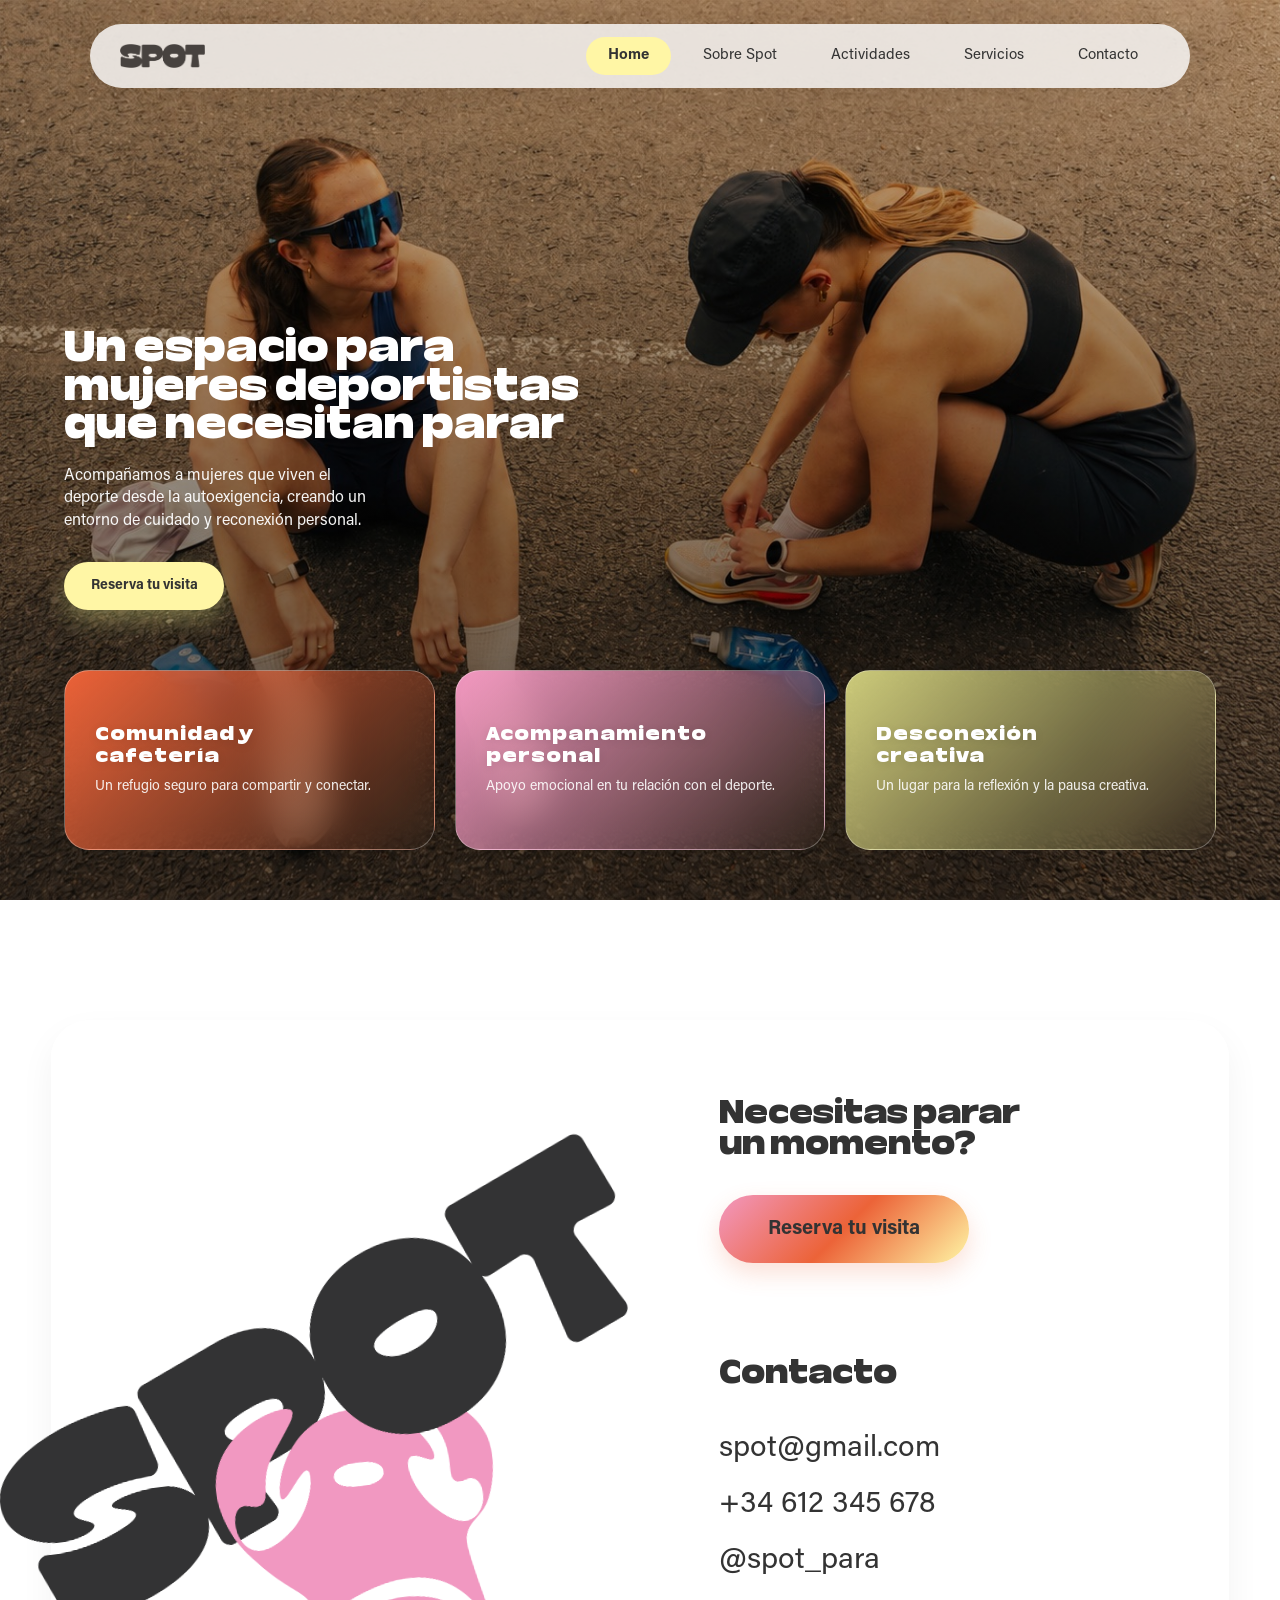
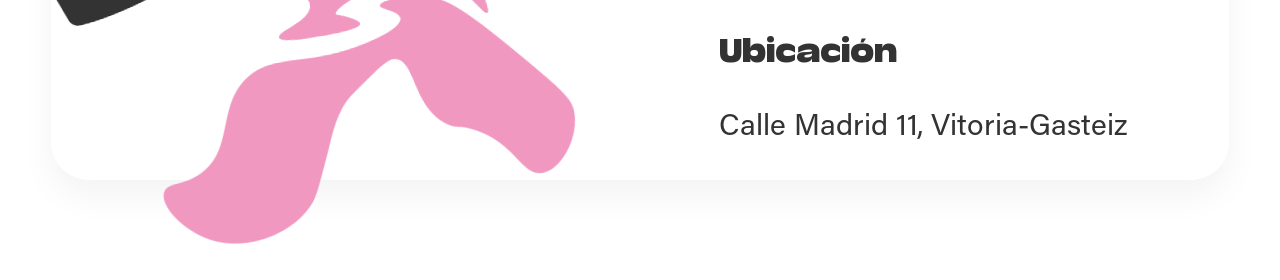
<file: index.html>
<!doctype html>
<html lang="es">
<head>
  <meta charset="UTF-8" />
  <meta name="viewport" content="width=device-width, initial-scale=1.0" />
  <title>Spot | Home</title>
  <link rel="stylesheet" href="CSS/global.css" />
  <link rel="stylesheet" href="CSS/index.css" />
</head>
<body>

  <header class="mobile-header">
    <a href="index.html" class="header-logo">
      <img src="IMG/logo-png.png" alt="Spot" />
    </a>
    <button class="menu-toggle" aria-label="Abrir menú">
      <span></span>
      <span></span>
    </button>
  </header>

  <nav class="mobile-menu">
    <a class="active" href="index.html">Home</a>
    <a href="sobre-spot.html">Sobre Spot</a>
    <a href="actividades.html">Actividades</a>
  <a href="servicios.html">Servicios</a>
    <a href="reserva.html">Contacto</a>
  </nav>
  <div class="menu-overlay"></div>

  <header class="desktop-header">
    <div class="desktop-nav-bar">
      <a href="index.html" class="desktop-logo">
        <img src="IMG/logo-png.png" alt="Spot" />
      </a>
      <nav class="desktop-nav">
        <a class="active" href="index.html">Home</a>
        <a href="sobre-spot.html">Sobre Spot</a>
        <a href="actividades.html">Actividades</a>
        <a href="servicios.html">Servicios</a>
        <a href="reserva.html">Contacto</a>
      </nav>
    </div>
  </header>

  <main>
    <section class="hero-fullscreen">
      <div class="hero-overlay"></div>
      
      <div class="hero-container">
        <div class="hero-content">
          <h1>Un espacio para mujeres deportistas que necesitan parar</h1>
          <p>Acompañamos a mujeres que viven el deporte desde la autoexigencia, creando un entorno de cuidado y reconexión personal.</p>
          <a class="btn" href="reserva.html">Reserva tu visita</a>
        </div>
<div class="benefits-cards">

  <div class="card card-orange">
    <h2>Comunidad y <br> cafetería</h2>
    <p>Un refugio seguro para compartir y conectar.</p>
  </div>

  <div class="card card-pink">
    <h2>Acompanamiento <br> personal</h2>
    <p>Apoyo emocional en tu relación con el deporte.</p>
  </div>

  <div class="card card-yellow">
    <h2>Desconexión <br> creativa</h2>
    <p>Un lugar para la reflexión y la pausa creativa.</p>
  </div>

</div>
        </div>
      </div>
    </section>

    <section id="contacto" class="contact footer-card">
      <div class="footer-top">
        <div class="contact-info">
  <h3>Contacto</h3>
  <p>spot@gmail.com</p>
  <p>+34 612 345 678</p>
  <p>
  <a href="https://www.instagram.com/spot_para?igsh=MXZtbWFzZTVxeHA1dg%3D%3D&utm_source=qr" target="_blank" rel="noopener noreferrer">
    @spot_para
  </a>
</p>
  <br></br>
  <h3>Ubicación</h3>
  <p>Calle Madrid 11, Vitoria-Gasteiz</p>
</div>
        <div class="footer-cta">
          <h2>Necesitas parar<br>un momento?</h2>
          <a class="btn" href="reserva.html">Reserva tu visita</a>
        </div>
      </div>
      <div class="footer-logo">
        <img src="IMG/FOOTER-ROSA.png" alt="Logo Spot" />
      </div>
    </section>
  </main>

  <script src="script.js"></script>
</body>
</html>
</file>
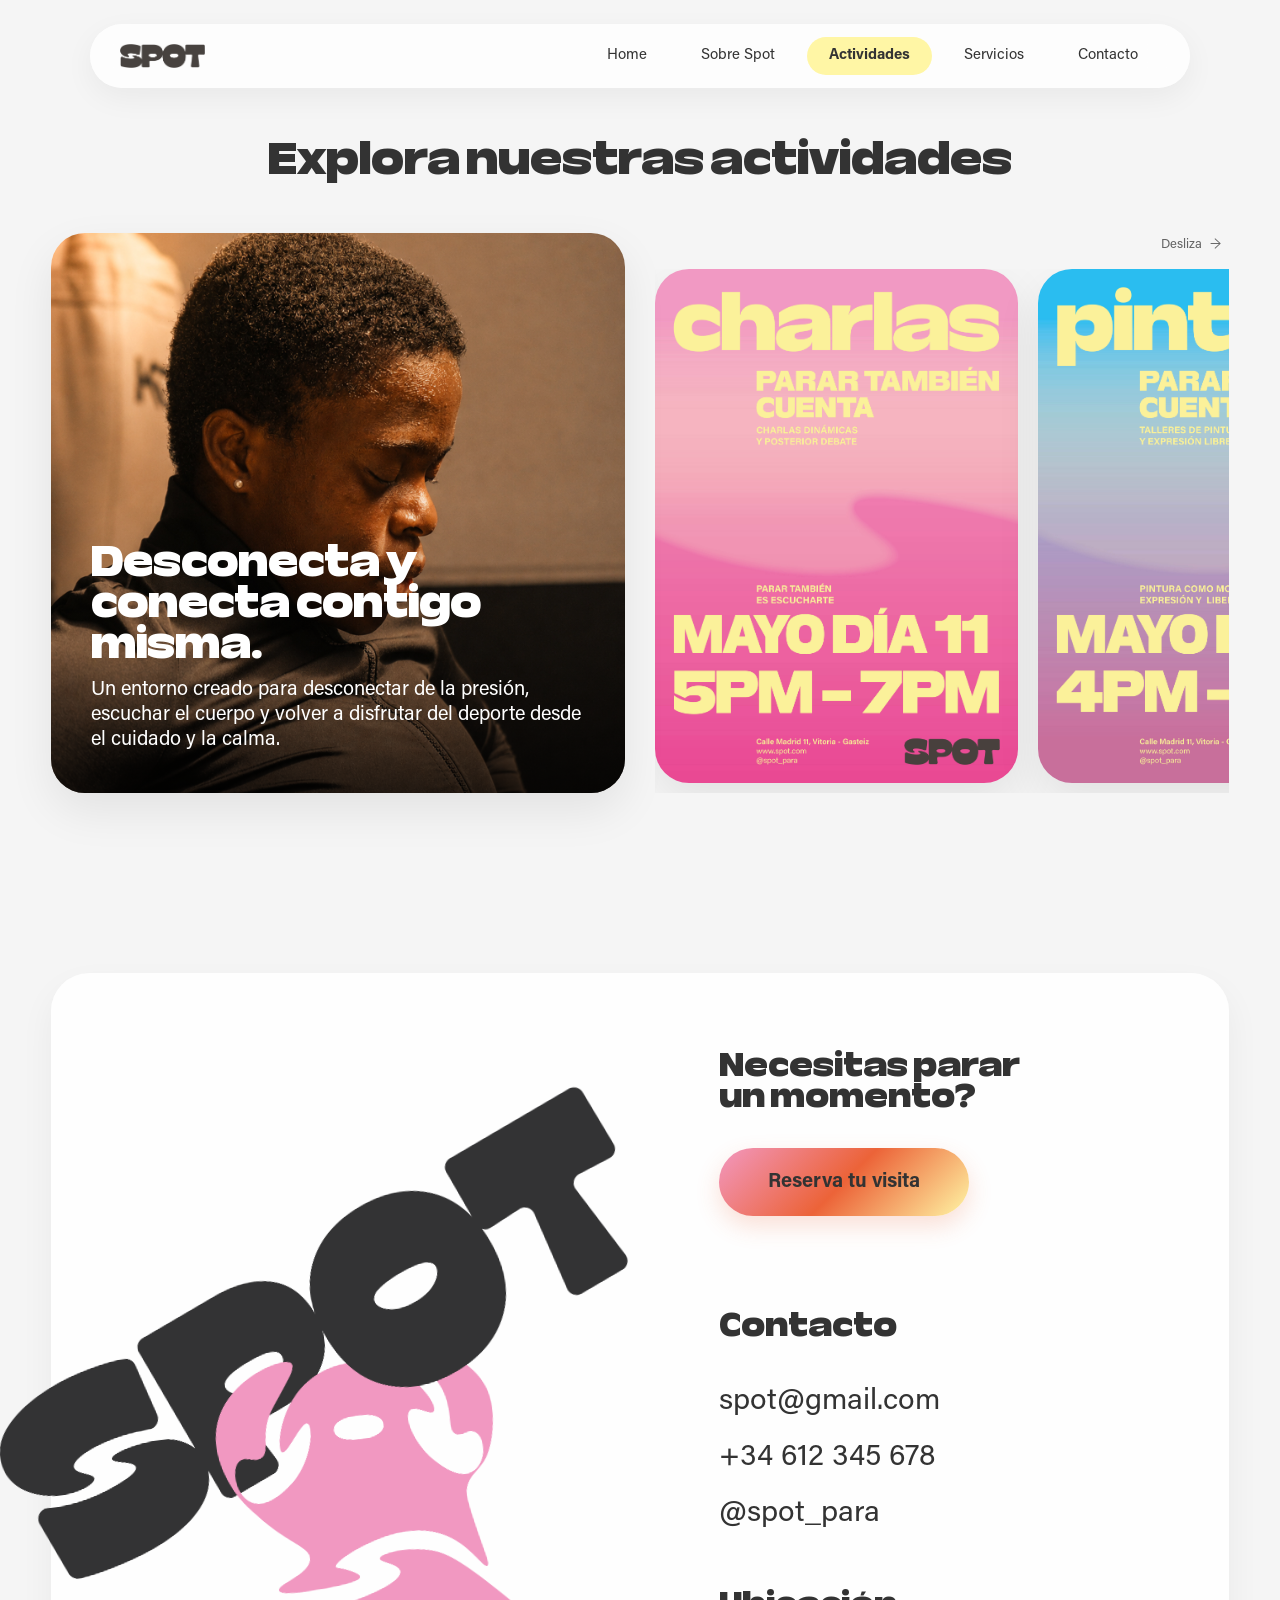
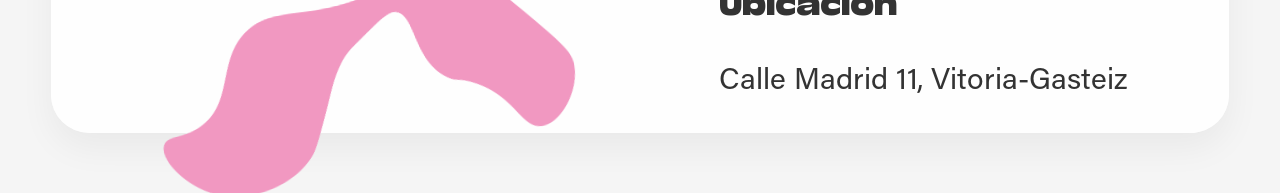
<file: actividades.html>
<!doctype html>
<html lang="es">
<head>
  <meta charset="UTF-8" />
  <meta name="viewport" content="width=device-width, initial-scale=1.0" />
  <title>Spot | Actividades</title>

  <link rel="stylesheet" href="CSS/global.css" />
  <link rel="stylesheet" href="CSS/actividades.css" />
</head>

<body>

  <header class="mobile-header">
    <a href="index.html" class="header-logo">
      <img src="IMG/logo-png.png" alt="Spot" />
    </a>

    <button class="menu-toggle" aria-label="Abrir menú">
      <span></span>
      <span></span>
    </button>
  </header>

  <nav class="mobile-menu">
    <a href="index.html">Home</a>
    <a href="sobre-spot.html">Sobre Spot</a>
    <a class="active" href="actividades.html">Actividades</a>
    <a href="servicios.html">Servicios</a>
    <a href="reserva.html">Contacto</a>
  </nav>

  <div class="menu-overlay"></div>

  <header class="desktop-header">
    <div class="desktop-nav-bar">
      <a href="index.html" class="desktop-logo">
        <img src="IMG/logo-png.png" alt="Spot" />
      </a>

      <nav class="desktop-nav">
        <a href="index.html">Home</a>
        <a href="sobre-spot.html">Sobre Spot</a>
        <a class="active" href="actividades.html">Actividades</a>
        <a href="servicios.html">Servicios</a>
        <a href="reserva.html">Contacto</a>
      </nav>
    </div>
  </header>

  <main class="actividades-page">

    <section class="actividades-section">

      <div class="actividades-intro">
        <h1>Explora nuestras actividades</h1>
      </div>

      <div class="actividades-layout">

        <div class="actividad-principal">
          <img src="IMG/ARGAZKIA-3.jpg" alt="Actividad principal" />

          <div class="actividad-overlay">
            <h2>Desconecta y conecta contigo misma.</h2>
            <p>
              Un entorno creado para desconectar de la presión, escuchar el cuerpo y volver a disfrutar del deporte desde el cuidado y la calma.
            </p>
          </div>
        </div>

        <div class="actividades-derecha">

          <div class="swipe-hint">
            <span>Desliza</span>
            <span class="arrow">→</span>
          </div>

          <div class="carteles-slider">

            <div class="cartel-card">
              <img src="IMG/CARTELES-A3.jpg" alt="Cartel actividad 1">
            </div>

            <div class="cartel-card">
              <img src="IMG/CARTELES-A32.jpg" alt="Cartel actividad 2">
            </div>

            <div class="cartel-card">
              <img src="IMG/CARTELES-A33.jpg" alt="Cartel actividad 3">
            </div>

            <div class="cartel-card">
              <img src="IMG/CARTELES-A34.jpg" alt="Cartel actividad 4">
            </div>

          </div>

        </div>

      </div>

    </section>

    <section id="contacto" class="contact footer-card">
      <div class="footer-top">
        <div class="contact-info">
  <h3>Contacto</h3>
  <p>spot@gmail.com</p>
  <p>+34 612 345 678</p>
  <p>
  <a href="https://www.instagram.com/spot_para?igsh=MXZtbWFzZTVxeHA1dg%3D%3D&utm_source=qr" target="_blank" rel="noopener noreferrer">
    @spot_para
  </a>
</p>
  <br></br>
  <h3>Ubicación</h3>
  <p>Calle Madrid 11, Vitoria-Gasteiz</p>
</div>

        <div class="footer-cta">
          <h2>Necesitas parar<br>un momento?</h2>
          <a class="btn" href="reserva.html">Reserva tu visita</a>
        </div>
      </div>

      <div class="footer-logo">
        <img src="IMG/FOOTER-ROSA.png" alt="Logo Spot" />
      </div>
    </section>

  </main>

  <script src="script.js"></script>
</body>
</html>
</file>
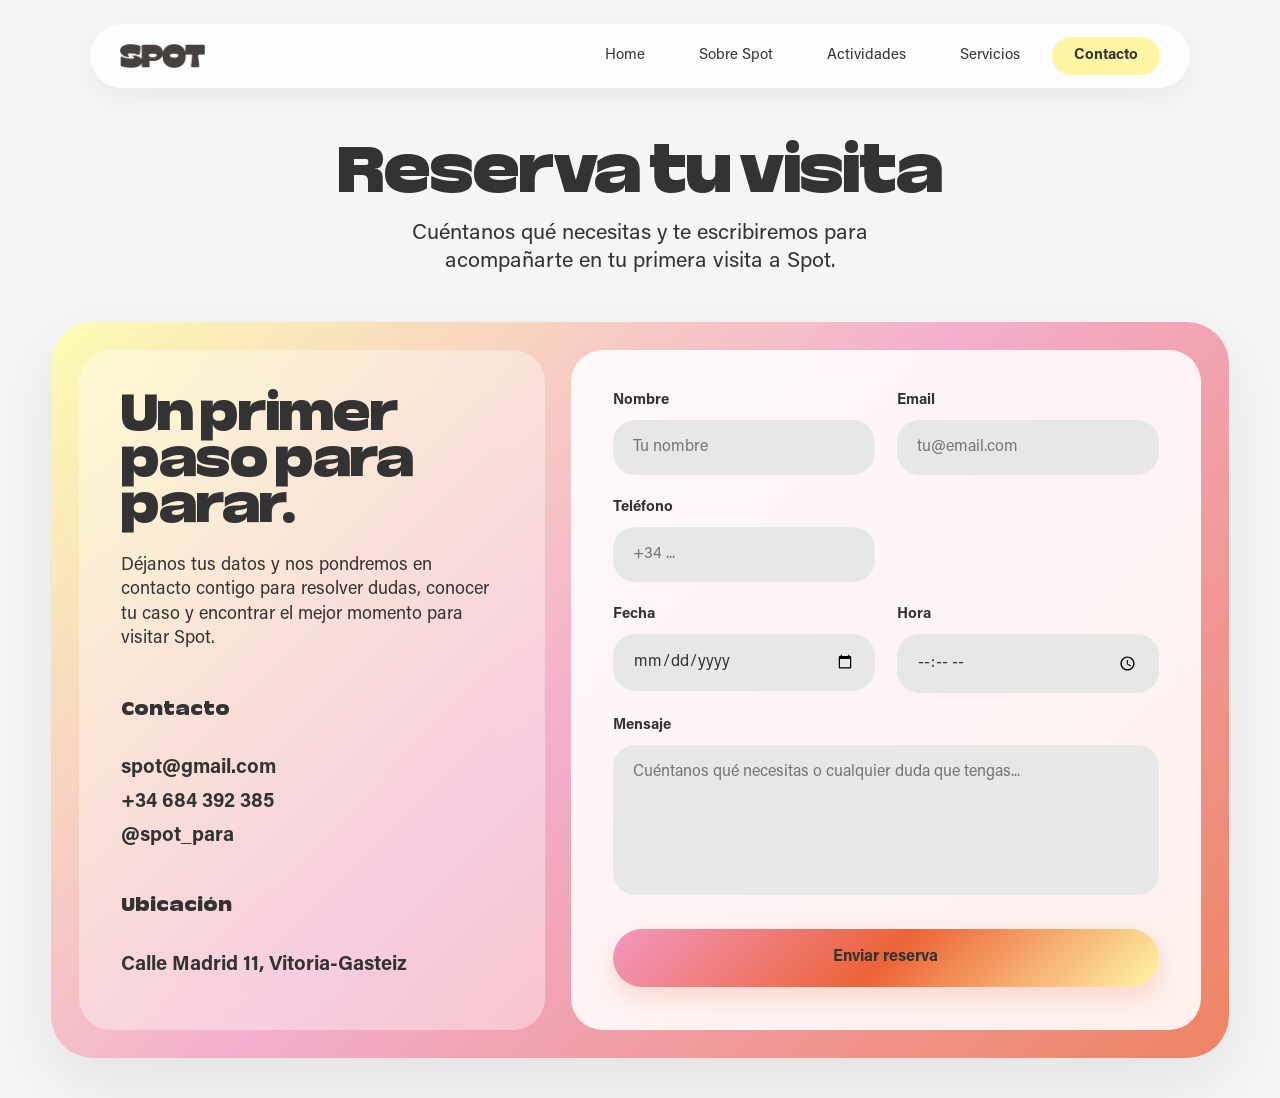
<file: reserva.html>
<!doctype html>
<html lang="es">
<head>
  <meta charset="UTF-8" />
  <meta name="viewport" content="width=device-width, initial-scale=1.0" />
  <title>Spot | Contacto</title>

  <link rel="stylesheet" href="CSS/global.css" />
  <link rel="stylesheet" href="CSS/reserva.css" />
</head>

<body>

  <header class="mobile-header">
    <a href="index.html" class="header-logo">
      <img src="IMG/logo-png.png" alt="Spot" />
    </a>

    <button class="menu-toggle" aria-label="Abrir menú">
      <span></span>
      <span></span>
    </button>
  </header>

  <nav class="mobile-menu">
    <a href="index.html">Home</a>
    <a href="sobre-spot.html">Sobre Spot</a>
    <a href="actividades.html">Actividades</a>
    <a href="servicios.html">Servicios</a>
    <a class="active" href="reserva.html">Contacto</a>
  </nav>

  <div class="menu-overlay"></div>

  <header class="desktop-header">
    <div class="desktop-nav-bar">
      <a href="index.html" class="desktop-logo">
        <img src="IMG/logo-png.png" alt="Spot" />
      </a>

      <nav class="desktop-nav">
        <a href="index.html">Home</a>
        <a href="sobre-spot.html">Sobre Spot</a>
        <a href="actividades.html">Actividades</a>
        <a href="servicios.html">Servicios</a>
        <a class="active" href="reserva.html">Contacto</a>
      </nav>
    </div>
  </header>

  <main class="reserva-page">

    <section class="reserva-hero">

      <div class="reserva-intro">
        <h1>Reserva tu visita</h1>
        <p>
          Cuéntanos qué necesitas y te escribiremos para acompañarte en tu primera visita a Spot.
        </p>
      </div>

      <div class="reserva-card">

        <div class="reserva-card-info">
          <h2>Un primer paso para parar.</h2>
          <p>
            Déjanos tus datos y nos pondremos en contacto contigo para resolver dudas,
            conocer tu caso y encontrar el mejor momento para visitar Spot.
          </p>

          <div class="reserva-mini-info">
            <h3>Contacto</h3>
             <br></br>
  <p>spot@gmail.com</p>
  <p>+34 684 392 385</p>
  <p>
  <a href="https://www.instagram.com/spot_para?igsh=MXZtbWFzZTVxeHA1dg%3D%3D&utm_source=qr" target="_blank" rel="noopener noreferrer">
    @spot_para
  </a>
</p>
  <br></br>
  <h3>Ubicación</h3>
   <br></br>
  <p>Calle Madrid 11, Vitoria-Gasteiz</p>
</div>
        </div>

        <form class="reserva-form">

          <div class="form-row">
            <label>
              Nombre
              <input type="text" name="nombre" placeholder="Tu nombre" required>
            </label>

            <label>
              Email
              <input type="email" name="email" placeholder="tu@email.com" required>
            </label>
          </div>

          <div class="form-row">
            <label>
              Teléfono
              <input type="tel" name="telefono" placeholder="+34 ...">
            </label>
</div>
            

          <div class="form-row">
            <label>
              Fecha
              <input type="date" name="fecha">
            </label>

            <label>
              Hora
              <input type="time" name="hora">
            </label>
          </div>

          <label>
            Mensaje
            <textarea name="mensaje" placeholder="Cuéntanos qué necesitas o cualquier duda que tengas..."></textarea>
          </label>

          <button class="btn reserva-btn" type="submit">
            Enviar reserva
          </button>

        </form>

      </div>

    </section>

  

  </main>

  <script src="script.js"></script>
</body>
</html>
</file>
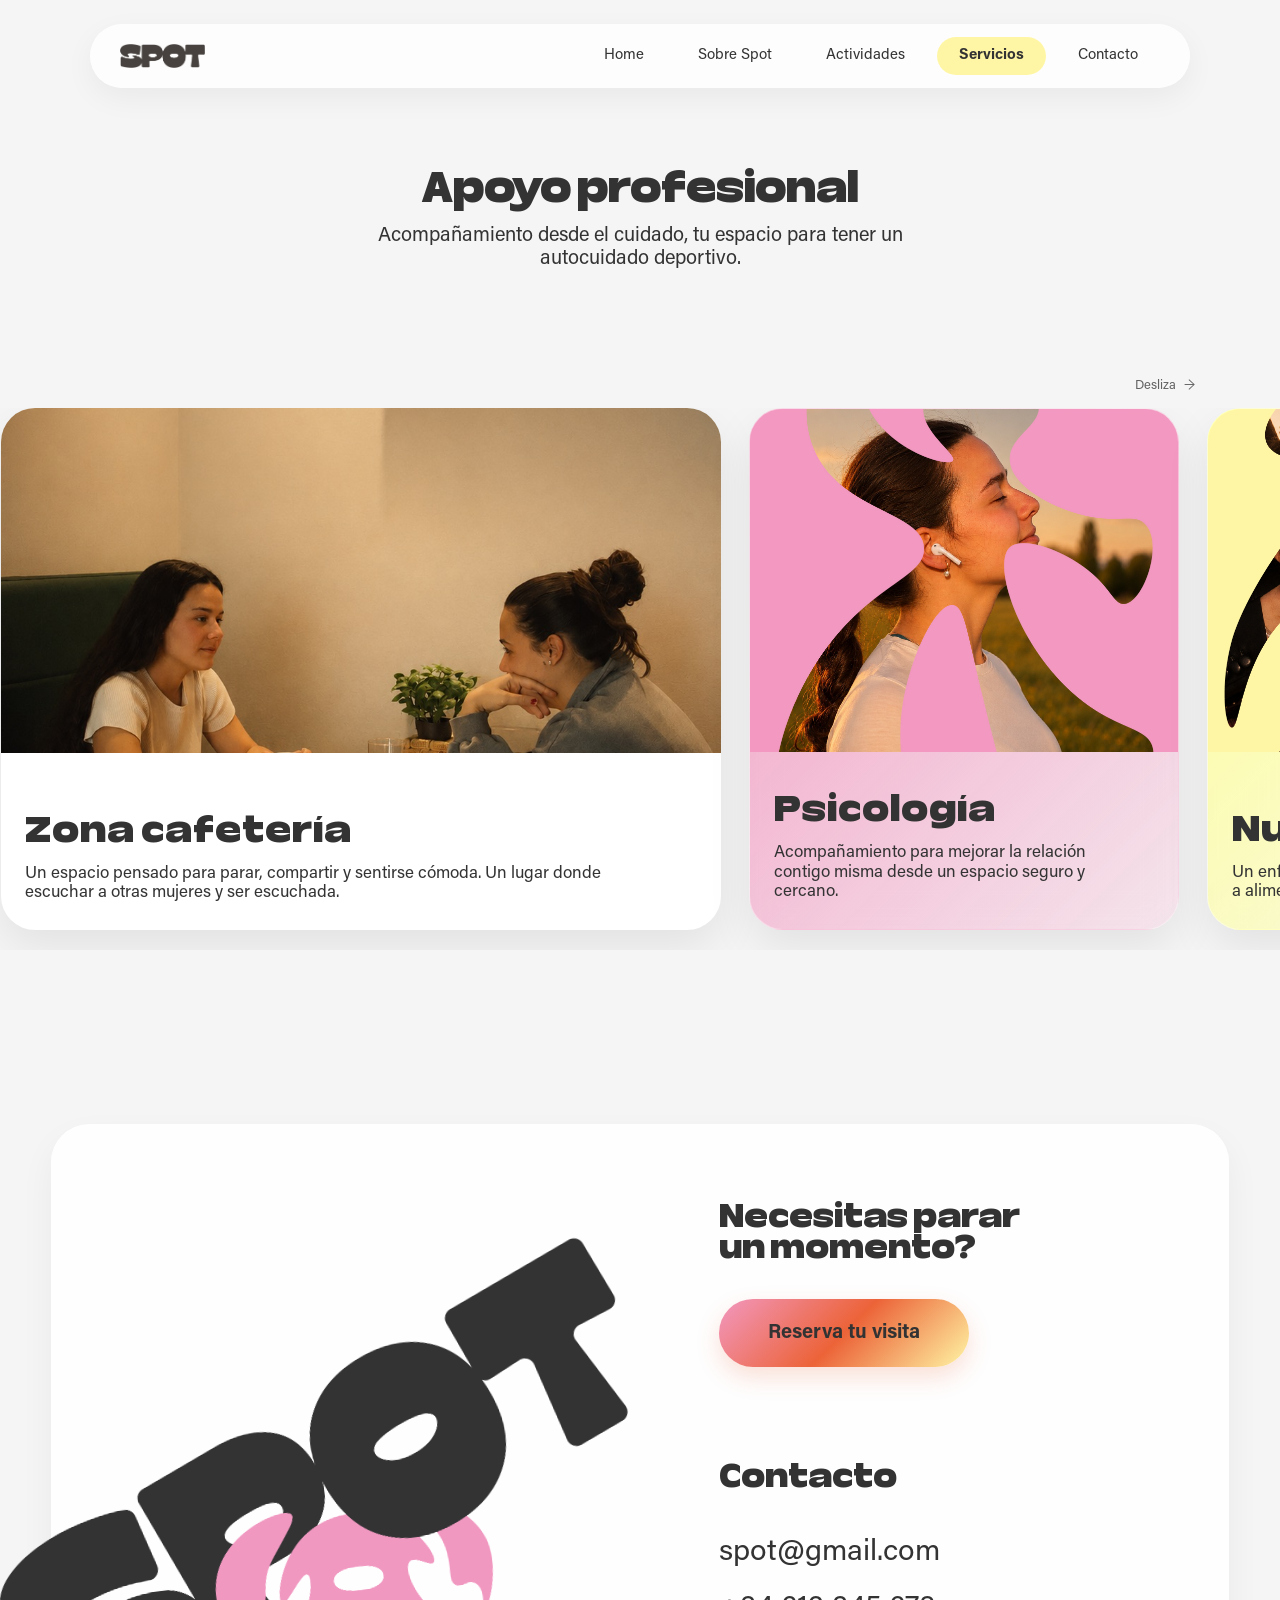
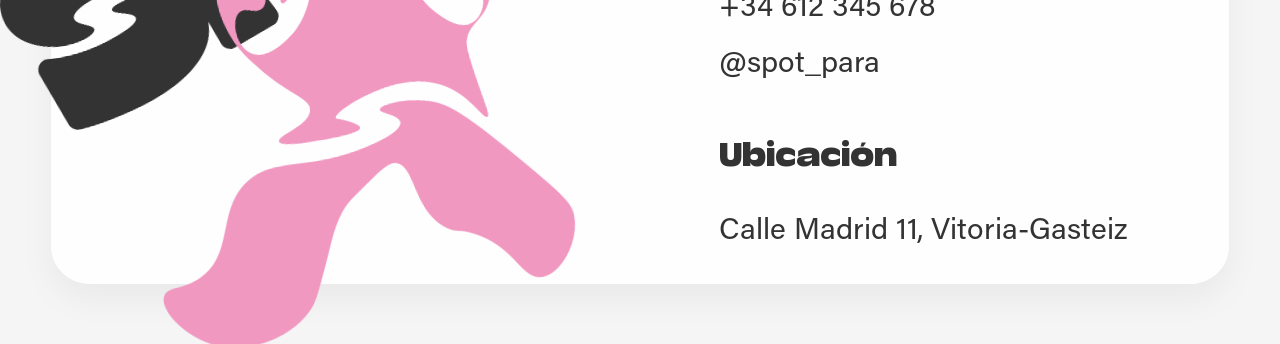
<file: servicios.html>
<!doctype html>
<html lang="es">
<head>
  <meta charset="UTF-8" />
  <meta name="viewport" content="width=device-width, initial-scale=1.0" />
  <title>Spot | Servicios</title>

  <link rel="stylesheet" href="CSS/global.css" />
  <link rel="stylesheet" href="CSS/servicios.css" />
</head>

<body>

  <header class="mobile-header">
    <a href="index.html" class="header-logo">
      <img src="IMG/logo-png.png" alt="Spot" />
    </a>

    <button class="menu-toggle" aria-label="Abrir menú">
      <span></span>
      <span></span>
    </button>
  </header>

  <nav class="mobile-menu">
    <a href="index.html">Home</a>
    <a href="sobre-spot.html">Sobre Spot</a>
    <a href="actividades.html">Actividades</a>
    <a class="active" href="servicios.html">Servicios</a>
    <a href="reserva.html">Contacto</a>
  </nav>

  <div class="menu-overlay"></div>

  <header class="desktop-header">
    <div class="desktop-nav-bar">
      <a href="index.html" class="desktop-logo">
        <img src="IMG/logo-png.png" alt="Spot" />
      </a>

      <nav class="desktop-nav">
        <a href="index.html">Home</a>
        <a href="sobre-spot.html">Sobre Spot</a>
        <a href="actividades.html">Actividades</a>
        <a class="active" href="servicios.html">Servicios</a>
        <a href="reserva.html">Contacto</a>
      </nav>
    </div>
  </header>

  <main class="servicios-page">

    <section class="servicios-hero">
      <h1>Apoyo profesional</h1>
      <p>
        Acompañamiento desde el cuidado, tu espacio para tener un autocuidado deportivo.
      </p>
    </section>

    <section class="servicios-slider-section">

      <div class="swipe-hint servicios-hint">
        <span>Desliza</span>
        <span class="arrow">→</span>
      </div>

      <div class="servicios-track">

        <article class="servicio-slide servicio-slide-wide">
          <div class="servicio-img">
            <img src="IMG/ARGAZKIA-10.jpeg" alt="Zona cafetería">
          </div>

          <div class="servicio-content">
            <h2>Zona cafetería</h2>
            <p>
              Un espacio pensado para parar, compartir y sentirse cómoda. 
              Un lugar donde escuchar a otras mujeres y ser escuchada.
            </p>
          </div>
        </article>

        <article class="servicio-slide servicio-card-effect card-pink">
          <div class="servicio-img">
            <img src="IMG/foto-Servicio-01.jpg" alt="Psicología">
          </div>

          <div class="servicio-content">
            <h2>Psicología</h2>
            <p>
              Acompañamiento para mejorar la relación contigo misma desde un espacio seguro y cercano.
            </p>
          </div>
        </article>

        <article class="servicio-slide servicio-card-effect card-yellow">
          <div class="servicio-img">
            <img src="IMG/foto-Servicio-03.jpg" alt="Nutrición">
          </div>

          <div class="servicio-content">
            <h2>Nutrición</h2>
            <p>
              Un enfoque flexible y saludable para aprender a alimentarte sin culpa ni exigencias extremas.
            </p>
          </div>
        </article>

        <article class="servicio-slide servicio-card-effect card-orange">
          <div class="servicio-img">
            <img src="IMG/foto-Servicio-02.jpg" alt="Entrenadora personal">
          </div>

          <div class="servicio-content">
            <h2>Entrenadora</h2>
            <p>
              Entrenamientos adaptados a ti, a tu ritmo y a tus objetivos, desde el cuidado y el bienestar.
            </p>
          </div>
        </article>

      </div>

    </section>

    <section id="contacto" class="contact footer-card">
      <div class="footer-top">
        <div class="contact-info">
  <h3>Contacto</h3>
  <p>spot@gmail.com</p>
  <p>+34 612 345 678</p>
  <p>
  <a href="https://www.instagram.com/spot_para?igsh=MXZtbWFzZTVxeHA1dg%3D%3D&utm_source=qr" target="_blank" rel="noopener noreferrer">
    @spot_para
  </a>
</p>
  <br></br>
  <h3>Ubicación</h3>
  <p>Calle Madrid 11, Vitoria-Gasteiz</p>
</div>

        <div class="footer-cta">
          <h2>Necesitas parar<br>un momento?</h2>
          <a class="btn" href="reserva.html">Reserva tu visita</a>
        </div>
      </div>

      <div class="footer-logo">
        <img src="IMG/FOOTER-ROSA.png" alt="Logo Spot" />
      </div>
    </section>

  </main>

  <script src="script.js"></script>
</body>
</html>
</file>
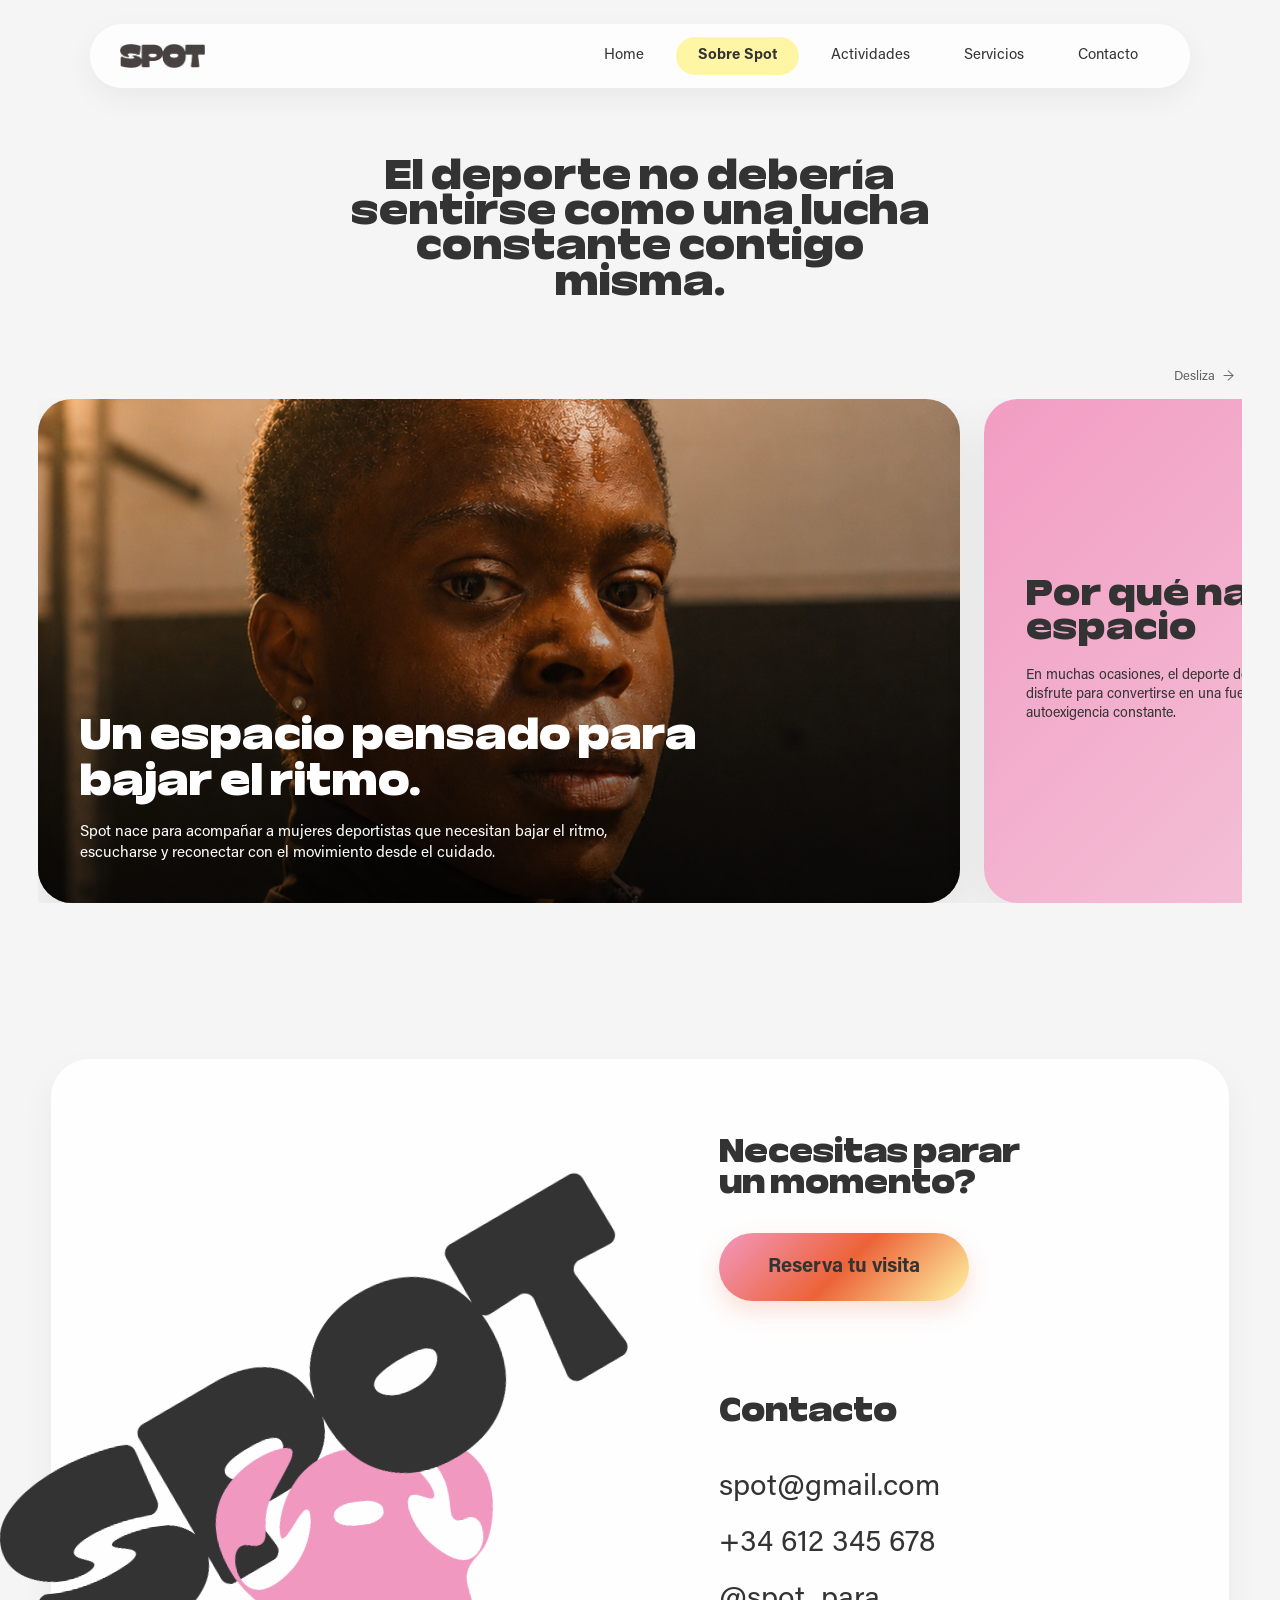
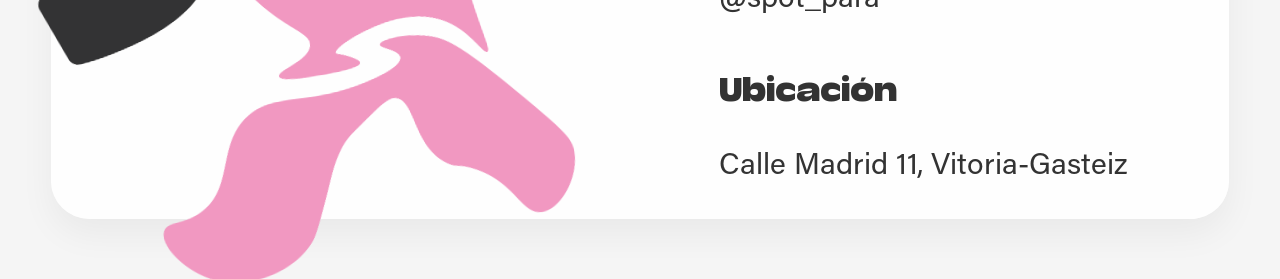
<file: sobre-spot.html>
<!doctype html>
<html lang="es">
<head>
  <meta charset="UTF-8" />
  <meta name="viewport" content="width=device-width, initial-scale=1.0" />
  <title>Spot | Sobre Spot</title>

  <link rel="stylesheet" href="CSS/global.css" />
  <link rel="stylesheet" href="CSS/sobre-spot.css" />
</head>

<body>

  <header class="mobile-header">
    <a href="index.html" class="header-logo">
      <img src="IMG/logo-png.png" alt="Spot" />
    </a>

    <button class="menu-toggle" aria-label="Abrir menú">
      <span></span>
      <span></span>
    </button>
  </header>

  <nav class="mobile-menu">
    <a href="index.html">Home</a>
    <a class="active" href="sobre-spot.html">Sobre Spot</a>
    <a href="actividades.html">Actividades</a>
    <a href="servicios.html">Servicios</a>
    <a href="reserva.html">Contacto</a>
  </nav>

  <div class="menu-overlay"></div>

  <header class="desktop-header">
    <div class="desktop-nav-bar">
      <a href="index.html" class="desktop-logo">
        <img src="IMG/logo-png.png" alt="Spot" />
      </a>

      <nav class="desktop-nav">
        <a href="index.html">Home</a>
        <a class="active" href="sobre-spot.html">Sobre Spot</a>
        <a href="actividades.html">Actividades</a>
        <a href="servicios.html">Servicios</a>
        <a href="reserva.html">Contacto</a>
      </nav>
    </div>
  </header>

  <main class="sobre-page">

    <section class="sobre-slider-section">

      <div class="sobre-intro">
        <h1>El deporte no debería sentirse como una lucha constante contigo misma.</h1>
      </div>

      <div class="swipe-hint">
        <span>Desliza</span>
        <span class="arrow">→</span>
      </div>

      <div class="sobre-track">

        <article class="sobre-card sobre-card-image">
          <img src="IMG/ARGAZKIA-2.jpg" alt="Mujer deportista en Spot" />
          <div class="image-text">
            <h2>Un espacio pensado para bajar el ritmo.</h2>
            <p>
              Spot nace para acompañar a mujeres deportistas que necesitan bajar el ritmo,
              escucharse y reconectar con el movimiento desde el cuidado.
            </p>
          </div>
        </article>

        <article class="sobre-card card-pink sobre-card-split">
          <div class="sobre-card-content">
            <h2>Por qué nace este espacio</h2>
            <p>
              En muchas ocasiones, el deporte deja de vivirse como un lugar de disfrute para
              convertirse en una fuente de presión, culpa y autoexigencia constante.
            </p>
          </div>

          <div class="sobre-card-media">
            <img src="IMG/ARGAZKIA-13.jpeg" alt="Imagen sobre Spot" />
          </div>
        </article>

        <article class="sobre-card card-yellow sobre-card-split">
          <div class="sobre-card-content">
            <h2>La autoexigencia en mujeres deportistas</h2>
            <p>
              La necesidad de rendir más, cumplir objetivos o sentir que nunca es suficiente
              puede generar una relación negativa con el deporte y con una misma.
            </p>
          </div>

          <div class="sobre-card-media">
            <img src="IMG/ARGAZKIA-5.jpeg" alt="Imagen sobre Spot" />
          </div>
        </article>

        <article class="sobre-card card-orange sobre-card-split">
          <div class="sobre-card-content">
            <h2>Qué queremos conseguir</h2>
            <p>
              Queremos crear experiencias que ayuden a transformar la relación con el deporte
              a través de actividades creativas, conversación y acompañamiento profesional.
            </p>
          </div>

          <div class="sobre-card-media">
            <img src="IMG/ARGAZKIA-7.jpg" alt="Imagen sobre Spot" />
          </div>
        </article>

        <article class="sobre-card card-white sobre-card-split">
          <div class="sobre-card-content">
            <h2>Un lugar seguro para volver a empezar</h2>
            <p>
              Un entorno tranquilo y consciente donde puedas parar, compartir, sentirte
              acompañada y moverte sin presión por el rendimiento.
            </p>
          </div>

          <div class="sobre-card-media">
            <img src="IMG/ARGAZKIA-12.jpeg" alt="Imagen sobre Spot" />
          </div>
        </article>

      </div>
    </section>

    <section id="contacto" class="contact footer-card">
      <div class="footer-top">

        <div class="contact-info">
  <h3>Contacto</h3>
  <p>spot@gmail.com</p>
  <p>+34 612 345 678</p>
  <p>
  <a href="https://www.instagram.com/spot_para?igsh=MXZtbWFzZTVxeHA1dg%3D%3D&utm_source=qr" target="_blank" rel="noopener noreferrer">
    @spot_para
  </a>
</p>
  <br></br>
  <h3>Ubicación</h3>
  <p>Calle Madrid 11, Vitoria-Gasteiz</p>
</div>

        <div class="footer-cta">
          <h2>Necesitas parar<br>un momento?</h2>
          <a class="btn" href="reserva.html">Reserva tu visita</a>
        </div>

      </div>

      <div class="footer-logo">
        <img src="IMG/FOOTER-ROSA.png" alt="Logo Spot" />
      </div>
    </section>

  </main>

  <script src="script.js"></script>
</body>
</html>
</file>
<file: CSS/global.css>
/* =========================
   1. TIPOGRAFÍAS Y VARIABLES
========================= */
@font-face {
  font-family: "T1 Zribal Trial";
  src: url("../FONTS/T1ZirbalTrial-Bold.ttf") format("woff2");
  font-display: swap;
}

@font-face {
  font-family: "Acumin Pro";
  src: url("../FONTS/Acumin-BdPro.otf") format("woff2");
  font-display: swap;
}

@font-face {
  font-family: "Acumin Pro Regular";
  src: url("../FONTS/Acumin-RPro.otf") format("woff2");
  font-display: swap;
}

:root {
  --text: #333333;
  --pink: #f298c0;
  --orange: #ec6338;
  --paper: #ffffff;
  --amarillo: #fff6a5;
}

* {
  margin: 0;
  padding: 0;
  box-sizing: border-box;
}

html {
  scroll-behavior: smooth;
  -webkit-text-size-adjust: 100%;
}

body {
  background: var(--paper);
  color: var(--text);
  font-family: "Acumin Pro", Arial, sans-serif;
  overflow-x: hidden;
}

img {
  max-width: 100%;
  display: block;
}

h1,
h2,
h3 {
  font-family: "T1 Zribal Trial", sans-serif;
  font-weight: 900;
  line-height: 0.98;
  color: var(--text);
}

.btn {
  display: inline-flex;
  align-items: center;
  justify-content: center;
  min-width: 160px;
  height: 48px;
  padding: 0 26px;
  border-radius: 50px;
  color: var(--text);
  text-decoration: none;
  font-family: "Acumin Pro", sans-serif;
  font-size: 14px;
  background: linear-gradient(135deg, var(--pink), var(--orange), var(--amarillo));
  box-shadow: 0 10px 25px rgba(236, 99, 56, 0.2);
  transition: 0.3s ease;
  cursor: pointer;
  border: none;
}

.btn:hover {
  transform: translateY(-2px);
  box-shadow: 0 15px 30px rgba(236, 99, 56, 0.3);
}

/* =========================
   HEADER MOBILE
========================= */
.mobile-header {
  position: fixed;
  top: 16px;
  left: 50%;
  transform: translateX(-50%);

  width: calc(100% - 24px);
  max-width: 430px;

  height: 62px;
  padding: 0 20px;

  display: flex;
  align-items: center;
  justify-content: space-between;

  background: rgba(255, 255, 255, 0.88);
  border-radius: 50px;

  backdrop-filter: blur(20px);
  -webkit-backdrop-filter: blur(20px);

  box-shadow: 0 10px 30px rgba(0,0,0,0.06);
  z-index: 2000;
}

.header-logo img {
  width: 78px;
  height: auto;
}

.menu-toggle {
  width: 32px;
  height: 24px;
  border: none;
  background: transparent;

  display: flex;
  flex-direction: column;
  justify-content: center;
  gap: 6px;

  cursor: pointer;
}

.menu-toggle span {
  width: 18px;
  height: 1.5px;
  background: #111111;
  border-radius: 20px;
  transition: all 0.3s ease;
}

.mobile-menu {
  position: fixed;
  inset: 0;

  width: 100%;
  height: 100vh;

  background: #ffffff;
  z-index: 3000;

  padding: 120px 28px 40px;

  display: flex;
  flex-direction: column;
  align-items: center;
  gap: 18px;

  transform: translateY(-100%);
  transition: transform 0.45s cubic-bezier(0.4, 0, 0.2, 1);
}

.mobile-menu.is-open {
  transform: translateY(0);
}

.mobile-menu a {
  color: var(--text);
  text-decoration: none;
  font-family: "Acumin Pro Regular", Arial, sans-serif;
  font-size: 22px;

  padding: 12px 24px;
  border-radius: 50px;
}

.mobile-menu a.active {
  background: var(--amarillo);
  font-family: "Acumin Pro", Arial, sans-serif;
}

.desktop-header {
  display: none;
}

/* =========================
   FOOTER
========================= */
.contact.footer-card {
  width: calc(100% - 24px);
  margin: 60px auto 24px;
  padding: 40px 24px;

  background: rgba(255,255,255,0.85);
  border-radius: 40px;

  backdrop-filter: blur(20px);
  box-shadow: 0 15px 35px rgba(0,0,0,0.05);
}

.footer-top {
  display: flex;
  justify-content: space-between;
  align-items: flex-start;
  gap: 24px;
}

.contact-info h3 {
  font-size: 14px;
  margin-bottom: 20px;
}

.contact-info p {
  font-family: "Acumin Pro Regular";
  font-size: 14px;
  margin-bottom: 10px;
}

.footer-cta h2 {
  font-size: 14px;
  margin-bottom: 20px;
}

.footer-logo img {
    position: relative;
    left: -50px;      /* hace que sobresalga por la izquierda */
    bottom: -50px;    /* hace que sobresalga por abajo */
    width: 140%;
  }

  .footer-logo img {
    width: 100%;
    max-width: none;
    transform: rotate(-7deg);
  }

.contact-info a {
  color: inherit;
  text-decoration: none;
}

.contact-info a:hover {
  opacity: 0.8;
}
/* =========================
   DESKTOP
========================= */
@media (min-width: 1024px) {

  .mobile-header,
  .mobile-menu,
  .menu-overlay {
    display: none;
  }

  .desktop-header {
    position: fixed;
    top: 24px;
    left: 0;
    width: 100%;
    padding: 0 4vw;
    z-index: 2000;
    display: block;
  }

  .desktop-nav-bar {
    width: 100%;
    max-width: 1100px;
    margin: 0 auto;
    height: 64px;

    background: rgba(255, 255, 255, 0.8);
    border-radius: 50px;

    display: flex;
    align-items: center;
    justify-content: space-between;

    padding: 0 30px;

    box-shadow: 0 10px 30px rgba(0,0,0,0.05);

    backdrop-filter: blur(20px);
    -webkit-backdrop-filter: blur(20px);
  }

  .desktop-logo img {
    width: 85px;
  }

  .desktop-nav {
    display: flex;
    align-items: center;
    gap: 10px;
  }

  .desktop-nav a {
    padding: 10px 22px;
    color: var(--text);
    text-decoration: none;
    font-family: "Acumin Pro Regular", Arial, sans-serif;
    font-size: 15px;
    border-radius: 50px;
  }

  .desktop-nav a.active {
    background: var(--amarillo);
    font-family: "Acumin Pro", Arial, sans-serif;
  }

  .contact.footer-card {
    width: calc(100% - 8vw);
    min-height: 760px;
    margin: 120px auto 60px;
    padding: 0;
    position: relative;
    border-radius: 38px;
  }

  .footer-top {
    position: absolute;
    top: 78px;
    right: 7vw;
    width: 420px;

    flex-direction: column-reverse;
    gap: 95px;
    z-index: 5;
  }

  .contact-info h3 {
    font-size: 32px;
    margin-bottom: 42px;
  }

  .contact-info p {
    font-size: 30px;
    margin-bottom: 20px;
  }

  .footer-cta h2 {
    font-size: 32px;
    margin-bottom: 34px;
  }

  .footer-cta .btn {
    min-width: 250px;
    height: 68px;
    font-size: 20px;
  }

  .footer-logo {
    position: absolute;
    left: -3vw;
    bottom: -46px;
    width: 58%;
  }

  .footer-logo img {
    max-width: 760px;
    transform: rotate(-7deg);
    position: relative;
    left: -50px;      /* hace que sobresalga por la izquierda */
    bottom: -10px;    /* hace que sobresalga por abajo */
    width: 140%;
  }
}
.hero-fullscreen {
  position: relative;
  width: 100%;
  min-height: 100vh;
  background: url('../IMG/fotoHome.jpg') no-repeat center center/cover;
  overflow: hidden;
  display: flex;
  align-items: flex-end;
}

.hero-overlay {
  position: absolute;
  inset: 0;
  background: linear-gradient(to bottom, rgba(0,0,0,0.2) 0%, rgba(0,0,0,0.6) 100%);
  z-index: 1;
}

.hero-container {
  position: relative;
  z-index: 2;
  width: 100%;
  padding: 0 24px 32px;

  display: flex;
  flex-direction: column;
  justify-content: flex-end;

  min-height: 100vh;
}

.hero-content {
  width: 100%;
  max-width: 100%;
  margin-bottom: 28px;
  color: #ffffff;
}

.hero-content h1 {
  color: #ffffff;
  font-size: clamp(36px, 9vw, 60px);
  line-height: 0.92;
  margin-bottom: 18px;
  max-width: 92%;
}

.hero-content p {
  font-family: "Acumin Pro Regular", Arial, sans-serif;
  font-size: 17px;
  line-height: 1.35;
  margin-bottom: 24px;
  max-width: 92%;
  color: #ffffff;
}

.hero-content .btn {
  background: var(--amarillo);
}

.benefits-cards {
  display: flex;
  gap: 16px;

  overflow-x: auto;
  scroll-snap-type: x mandatory;
  -webkit-overflow-scrolling: touch;

  padding-bottom: 10px;
}

.benefits-cards::-webkit-scrollbar {
  display: none;
}

.card {
  flex: 0 0 84%;
  min-height: 170px;

  padding: 24px;
  border-radius: 28px;

  display: flex;
  flex-direction: column;
  justify-content: center;

  backdrop-filter: blur(16px);
  -webkit-backdrop-filter: blur(16px);

  border: 1px solid rgba(255,255,255,0.3);

  box-shadow: 0 8px 32px rgba(0,0,0,0.15);

  scroll-snap-align: start;
}

.card h2 {
  color: #ffffff;
  font-size: 28px;
  line-height: 0.95;
  margin-bottom: 12px;
}

.card p {
  color: #ffffff;
  font-size: 15px;
  line-height: 1.3;
  font-family: "Acumin Pro Regular", Arial, sans-serif;
}

.card-yellow {
  background: linear-gradient(135deg, rgba(255, 255, 153, 0.772), rgba(255, 255, 153, 0));
}

.card-pink {
  background: linear-gradient(135deg, rgb(242, 152, 192), rgba(242, 152, 192, 0));
}

.card-orange {
  background: linear-gradient(135deg, rgb(236, 98, 56), rgba(236, 98, 56, 0));
}

@media (min-width: 1024px) {

  .hero-container {
    padding: 0 5vw 40px 5vw;
  }

  .hero-content {
    max-width: 520px;
    margin-bottom: 60px;
  }

  .hero-content h1 {
    font-size: clamp(32px, 4.5vw, 42px);
    max-width: 100%;
  }

  .hero-content p {
    font-size: clamp(16px, 1.2vw, 20px);
    max-width: 60%;
  }

  .benefits-cards {
    overflow: visible;
  }

  .card {
    flex: 1;
    min-height: 180px;
  }
}

.servicios-page {
  width: 100%;
  min-height: 100vh;
  background: #f5f5f5;
  overflow-x: hidden;
}

.servicios-hero {
  padding: 120px 24px 34px;
  text-align: center;
}

.servicios-hero h1 {
  font-size: clamp(38px, 10vw, 58px);
  margin-bottom: 14px;
}

.servicios-hero p {
  font-family: "Acumin Pro Regular", Arial, sans-serif;
  font-size: 17px;
  line-height: 1.35;
}

.servicios-slider-section {
  padding: 12px 0 20px;
}

.servicios-track {
  display: flex;
  gap: 18px;
  overflow-x: auto;
  scroll-snap-type: x mandatory;
  -webkit-overflow-scrolling: touch;
  padding: 0 24px 20px;
}

.servicios-track::-webkit-scrollbar {
  display: none;
}

.servicio-slide,
.servicio-slide-wide {
  flex: 0 0 86%;
  height: auto;
  min-height: 500px;
  border-radius: 30px;
  overflow: hidden;
  scroll-snap-align: start;
}

.servicio-img {
  height: 320px;
}

.servicio-img img {
  width: 100%;
  height: 100%;
  object-fit: cover;
}

.servicio-content {
  padding: 24px;
}

.servicio-content h2 {
  font-size: 34px;
  margin-bottom: 14px;
}

.servicio-content p {
  font-family: "Acumin Pro Regular", Arial, sans-serif;
  font-size: 15px;
  line-height: 1.35;
}

.card-pink {
  background: linear-gradient(
    135deg,
    rgba(242, 152, 192, 0.95),
    rgba(242, 152, 192, 0.18)
  );
}

.card-yellow {
  background: linear-gradient(
    135deg,
    rgba(255, 255, 153, 1),
    rgba(255, 255, 153, 0.18)
  );
}

.card-orange {
  background: linear-gradient(
    135deg,
    rgba(236, 99, 56, 0.95),
    rgba(236, 99, 56, 0.18)
  );
}

.sobre-page {
  width: 100%;
  min-height: 100vh;
  background: #f5f5f5;
  overflow-x: hidden;
}

.sobre-slider-section {
  padding: 112px 20px 28px;
}

.sobre-intro {
  text-align: center;
  margin-bottom: 22px;
}

.sobre-intro h1 {
  font-size: clamp(34px, 9vw, 58px);
  line-height: 0.9;
}

.swipe-hint {
  display: flex;
  justify-content: flex-end;
  gap: 8px;
  margin-bottom: 12px;
}

.sobre-track {
  display: flex;
  gap: 16px;
  overflow-x: auto;
  scroll-snap-type: x mandatory;
  -webkit-overflow-scrolling: touch;
}

.sobre-track::-webkit-scrollbar {
  display: none;
}

.sobre-card {
  flex: 0 0 88%;
  min-height: 620px;
  border-radius: 30px;
  overflow: hidden;
  scroll-snap-align: start;
}

.sobre-card-image {
  position: relative;
}

.sobre-card-image img {
  width: 100%;
  height: 100%;
  object-fit: cover;
}

.image-text {
  position: absolute;
  left: 24px;
  right: 24px;
  bottom: 24px;
  z-index: 2;
}

.image-text h2 {
  color: #ffffff;
  font-size: 36px;
  margin-bottom: 12px;
}

.image-text p {
  color: #ffffff;
  font-size: 15px;
  line-height: 1.35;
  font-family: "Acumin Pro Regular", Arial, sans-serif;
}

.sobre-card-split {
  display: flex;
  flex-direction: column;
}

.sobre-card-content {
  padding: 28px;
}

.sobre-card-content h2 {
  font-size: 30px;
  line-height: 0.95;
}

.sobre-card-content p {
  margin-top: 16px;
  font-size: 15px;
  line-height: 1.35;
  font-family: "Acumin Pro Regular", Arial, sans-serif;
}

.sobre-card-media {
  height: 280px;
  margin: 0 18px 18px;
  border-radius: 24px;
  overflow: hidden;
}

.sobre-card-media img {
  width: 100%;
  height: 100%;
  object-fit: cover;
}

.actividades-page {
  width: 100%;
  min-height: 100vh;
  background: #f5f5f5;
}

.actividades-section {
  padding: 112px 20px 32px;
}

.actividades-intro {
  text-align: center;
  margin-bottom: 24px;
}

.actividades-intro h1 {
  font-size: clamp(36px, 9vw, 58px);
}

.swipe-hint {
  display: flex;
  justify-content: flex-end;
  gap: 8px;
  margin-bottom: 14px;
}

.actividades-layout {
  display: flex;
  flex-direction: column;
  gap: 20px;
}

.actividad-principal {
  position: relative;
  height: 520px;
  border-radius: 30px;
  overflow: hidden;
}

.actividad-principal img {
  width: 100%;
  height: 100%;
  object-fit: cover;
}

.actividad-overlay {
  position: absolute;
  inset: auto 0 0 0;
  padding: 26px;

  background: linear-gradient(
    to top,
    rgba(0,0,0,0.75),
    rgba(0,0,0,0.2),
    transparent
  );
}

.actividad-overlay h2 {
  color: #ffffff;
  font-size: 34px;
  margin-bottom: 12px;
}

.actividad-overlay p {
  color: #ffffff;
  font-size: 15px;
  line-height: 1.35;
  font-family: "Acumin Pro Regular", Arial, sans-serif;
}

.carteles-slider {
  display: flex;
  gap: 16px;

  overflow-x: auto;
  scroll-snap-type: x mandatory;
  -webkit-overflow-scrolling: touch;

  padding-bottom: 10px;
}

.carteles-slider::-webkit-scrollbar {
  display: none;
}

.cartel-card {
  flex: 0 0 78%;
  height: 480px;

  border-radius: 28px;
  overflow: hidden;

  background: #ffffff;
  scroll-snap-align: start;
}

.cartel-card img {
  width: 100%;
  height: 100%;
  object-fit: cover;
}

.reserva-page {
  width: 100%;
  min-height: 100vh;
  background: #f5f5f5;
  overflow-x: hidden;
}

.reserva-hero {
  padding: 112px 20px 32px;
}

.reserva-intro {
  text-align: center;
  margin-bottom: 28px;
}

.reserva-intro h1 {
  font-size: clamp(38px, 10vw, 60px);
  margin-bottom: 14px;
}

.reserva-intro p {
  font-size: 16px;
  line-height: 1.35;
  font-family: "Acumin Pro Regular", Arial, sans-serif;
}

.reserva-card {
  display: flex;
  flex-direction: column;
  gap: 18px;

  padding: 18px;
  border-radius: 32px;

  background: linear-gradient(
    135deg,
    rgba(255, 255, 153, 0.72) 0%,
    rgba(242, 152, 192, 0.76) 48%,
    rgba(236, 99, 56, 0.78) 100%
  );
}

.reserva-card-info {
  padding: 28px;
  border-radius: 26px;

  background: rgba(255,255,255,0.38);
  backdrop-filter: blur(18px);
}

.reserva-card-info h2 {
  font-size: 34px;
  line-height: 0.95;
}

.reserva-card-info p {
  margin-top: 18px;
  font-size: 15px;
  line-height: 1.35;
  font-family: "Acumin Pro Regular", Arial, sans-serif;
}

.reserva-mini-info {
  margin-top: 28px;
}

.reserva-mini-info p {
  margin-bottom: 10px;
  font-size: 16px;
}

.reserva-form {
  display: flex;
  flex-direction: column;
  gap: 18px;

  padding: 26px;
  border-radius: 26px;

  background: rgba(255,255,255,0.88);
}

.form-row {
  display: flex;
  flex-direction: column;
  gap: 18px;
}

.reserva-form label {
  display: flex;
  flex-direction: column;
  gap: 8px;

  font-size: 15px;
}

.reserva-form input,
.reserva-form textarea {
  width: 100%;
  border: none;
  outline: none;

  background: #e7e7e7;
  border-radius: 20px;

  padding: 16px 18px;

  font-size: 16px;
  font-family: "Acumin Pro Regular", Arial, sans-serif;
}

.reserva-form textarea {
  min-height: 140px;
  resize: none;
}

.reserva-btn {
  width: 100%;
  height: 54px;
}
</file>
<file: CSS/index.css>
/* =========================
   ESTRUCTURA HERO FULLSCREEN
========================= */
.hero-fullscreen {
  position: relative;
  width: 100%;
  height: 100vh;
  /* Asegúrate de tener la fotoHome.jpg en la carpeta IMG */
  background: url('../IMG/foto-entrada.jpeg') no-repeat center center/cover;
  overflow: hidden;
  display: flex;
  align-items: flex-end;
}

.hero-overlay {
  position: absolute;
  top: 0;
  left: 0;
  width: 100%;
  height: 100%;
  /* Oscurecemos un poco la imagen de fondo para que resalten las tarjetas y el texto */
  background: linear-gradient(to bottom, rgba(0,0,0,0.2) 0%, rgba(0,0,0,0.6) 100%);
  z-index: 1;
}

.hero-container {
  position: relative;
  z-index: 2;
  width: 100%;
  padding: 0 5vw 40px 5vw;
  display: flex;
  flex-direction: column;
  justify-content: flex-end;
  height: 100%;
}

/* =========================
   TEXTO (ALINEADO IZQUIERDA)
========================= */
.hero-content {
  text-align: left;
  max-width: 520px;
  margin-bottom: 60px;
  color: #ffffff;
}

.hero-content h1 {
  font-size: clamp(32px, 4.5vw, 42px);
  color: #ffffff;
  margin-bottom: 20px;
  letter-spacing: 1px;
}

.hero-content p {
  font-family: "Acumin Pro Regular", Arial, sans-serif;
  font-size: clamp(16px, 1.2vw, 20px);
  line-height: 1.4;
  margin-bottom: 30px;
  opacity: 0.95;
  max-width: 60%;
}

/* =========================
   TARJETAS (GRADIENT GLASSMORPHISM)
========================= */
.benefits-cards {
  display: flex;
  flex-direction: row;
  gap: 20px;
  width: 100%;
}

.card {
  flex: 1;
  padding: 30px;
  border-radius: 25px;
  min-height: 180px;
  display: flex;
  flex-direction: column;
  justify-content: center;
  transition: transform 0.3s ease, box-shadow 0.3s ease;
  
  /* BASE DEL EFECTO CRISTAL */
  backdrop-filter: blur(16px);
  -webkit-backdrop-filter: blur(16px);
  border: 1px solid rgba(255, 255, 255, 0.3);
  box-shadow: 0 8px 32px rgba(0, 0, 0, 0.15);
}

.card:hover {
  transform: translateY(-5px);
  box-shadow: 0 15px 40px rgba(0, 0, 0, 0.25);
  border: 1px solid rgba(255, 255, 255, 0.5); /* Se ilumina el borde al pasar el ratón */
}

/* Textos dentro de las tarjetas de cristal (en blanco para máximo contraste y elegancia) */
.card h2 {
  letter-spacing: 1px;
  font-size: clamp(16px, 1.5vw, 22px);
  margin-bottom: 12px;
  color: #ffffff;
  line-height: 1.1;
  text-shadow: 0 2px 10px rgba(0,0,0,0.1);
}

.card p {
  font-family: "Acumin Pro Regular", Arial, sans-serif;
  font-size: 14px;
  line-height: 1.2;
  color: #ffffff;
  opacity: 0.9;
}

/* GRADIENTES TRANSLÚCIDOS DE TUS COLORES CORPORATIVOS */
.card-yellow { 
  background: linear-gradient(135deg, rgba(255, 255, 153, 0.772), rgba(255, 255, 153, 0)); 
}

.card-pink { 
  background: linear-gradient(135deg, rgb(242, 152, 192), rgba(242, 152, 192, 0)); 
}

.card-orange { 
  background: linear-gradient(135deg, rgb(236, 98, 56), rgba(236, 98, 56, 0)); 
}
/* BOTÓN HERO SOLO AMARILLO */
.hero-content .btn {
  background: var(--amarillo);
  box-shadow: 0 10px 25px rgba(255, 255, 153, 0.35);
}

.hero-content .btn:hover {
  box-shadow: 0 15px 30px rgba(255, 255, 153, 0.45);
}/* =========================
   HOME / MÓVIL IPHONE 14 PRO MAX
========================= */

@media (max-width: 1024px) {

  .hero-fullscreen {
    min-height: 100svh;
    height: auto;
    background-position: center center;
    align-items: flex-end;
  }

  .hero-container {
    min-height: 100svh;
    height: auto;
    padding: 112px 16px 26px;
    justify-content: flex-end;
  }

  .hero-content {
    width: 100%;
    max-width: 100%;
    margin-bottom: 26px;
    padding: 0;
  }

  .hero-content h1 {
    max-width: 92%;
    font-size: 31px;
    line-height: 0.9;
    margin-bottom: 16px;
    color: #ffffff;
  }

  .hero-content p {
    max-width: 88%;
    font-size: 15.5px;
    line-height: 1.28;
    margin-bottom: 22px;
    color: #ffffff;
  }

  .hero-content .btn {
    height: 46px;
    min-width: 155px;
    padding: 0 22px;
    font-size: 13px;
  }

  .benefits-cards {
    width: calc(100% + 16px);
    gap: 16px;

    overflow-x: auto;
    overflow-y: hidden;

    scroll-snap-type: x mandatory;
    scroll-behavior: smooth;
    -webkit-overflow-scrolling: touch;

    padding-right: 16px;
    padding-bottom: 4px;
  }

  .benefits-cards::-webkit-scrollbar {
    display: none;
  }

  .card {
    flex: 0 0 82vw;
    max-width: 350px;
    min-height: 155px;
    padding: 22px;
    border-radius: 28px;
    scroll-snap-align: start;
  }

  .card h2 {
    font-size: 25px;
    line-height: 0.95;
    margin-bottom: 10px;
  }

  .card p {
    font-size: 14px;
    line-height: 1.25;
  }
}


/* =========================
   AJUSTE EXTRA PARA PANTALLAS MUY ESTRECHAS
========================= */

@media (max-width: 390px) {

  .hero-content h1 {
    font-size: 28px;
  }

  .hero-content p {
    font-size: 14.5px;
  }

  .card {
    flex-basis: 84vw;
    min-height: 145px;
  }

  .card h2 {
    font-size: 23px;
  }
}
/* =========================
   FIX HEADER HOME MÓVIL
   Igual que Sobre Spot
========================= */

@media (max-width: 1024px) {

  .mobile-header {
    position: fixed;

    transform: translateX(-50%) !important;

    width: calc(100% - 24px) !important;
    max-width: 430px !important;

    height: 62px !important;
    padding: 0 20px !important;

    border-radius: 50px !important;
    box-sizing: border-box !important;
    align-items: center;
    justify-content: space-between;
    z-index: 5000;

  }

  .header-logo img {
    width: 78px !important;
    height: auto !important;
  }

  .menu-toggle {
    width: 32px !important;
    height: 24px !important;
    flex-shrink: 0 !important;
  }
  
  .mobile-menu {
    position: fixed;
    top: 0;
    left: 0;
    right: 0;
    bottom: 0;

    width: 100vw;
    height: 100dvh;

    background: #ffffff;
    z-index: 4500;

    padding-top: 130px;
    padding-left: 28px;
    padding-right: 28px;

    display: flex;
    flex-direction: column;
    align-items: center;
    gap: 18px;

    transform: translateY(-100%);
    transition: transform 0.45s cubic-bezier(0.4, 0, 0.2, 1);
  }

  .mobile-menu.is-open {
    transform: translateY(0);
  }

  .mobile-menu a {
    width: fit-content;
    color: var(--text);
    text-decoration: none;
    font-family: "Acumin Pro Regular", Arial, sans-serif;
    font-size: 22px;
    padding: 12px 24px;
    border-radius: 50px;
  }

  .mobile-menu a.active {
    background: var(--amarillo);
    font-family: "Acumin Pro", Arial, sans-serif;
  }

  .menu-overlay {
    display: none;
  }
}
</file>
<file: CSS/actividades.css>
/* =========================
   ACTIVIDADES
========================= */

.actividades-page {
  width: 100%;
  min-height: 100vh;
  background: #f5f5f5;
  overflow-x: hidden;
}

.actividades-section {
  padding: 140px 4vw 60px;
}

/* TÍTULO */

.actividades-intro {
  text-align: center;
  margin-bottom: 50px;
}

.actividades-intro h1 {
  font-size: clamp(38px, 5vw, 44px);
  opacity: 0;
  transform: translateY(20px);
  animation: fadeInUp 1s ease forwards;
  animation-delay: 0.1s;
}

/* LAYOUT DESKTOP */

.actividades-layout {
  display: grid;
  grid-template-columns: 1fr 1fr;
  gap: 30px;
  align-items: stretch;
  max-width: 1320px;
  margin: 0 auto;
}

/* IMAGEN IZQUIERDA */

.actividad-principal {
  position: relative;
  height: 560px;
  border-radius: 34px;
  overflow: hidden;
  box-shadow: 0 18px 45px rgba(0,0,0,0.08);
}

.actividad-principal img {
  width: 100%;
  height: 100%;
  object-fit: cover;
}

.actividad-overlay {
  position: absolute;
  inset: auto 0 0 0;
  padding: 40px;
  color: white;

  background: linear-gradient(
    to top,
    rgba(0,0,0,0.72),
    rgba(0,0,0,0.22),
    transparent
  );
}

.actividad-overlay h2 {
  font-size: 42px;
  margin-bottom: 12px;
  color: white;
}

.actividad-overlay p {
  font-family: "Acumin Pro Regular", Arial, sans-serif;
  font-size: 20px;
  line-height: 1.25;
  color: white;
}

/* CARRUSEL DERECHA */

.actividades-derecha {
  height: 560px;
  display: flex;
  flex-direction: column;
  overflow: hidden;
}

.swipe-hint {
  height: 24px;
  display: flex;
  justify-content: flex-end;
  align-items: center;
  gap: 8px;
  margin: 0 8px 12px;
  font-family: "Acumin Pro Regular", Arial, sans-serif;
  font-size: 13px;
  opacity: 0.75;
}

.swipe-hint .arrow {
  display: inline-block;
}

.carteles-slider {
  height: calc(100% - 36px);
  display: flex;
  gap: 20px;

  overflow-x: auto;
  overflow-y: hidden;

  scroll-snap-type: x mandatory;
  scroll-behavior: smooth;
  -webkit-overflow-scrolling: touch;

  cursor: grab;
}

.carteles-slider:active {
  cursor: grabbing;
}

.carteles-slider::-webkit-scrollbar {
  height: 6px;
}

.carteles-slider::-webkit-scrollbar-track {
  background: rgba(0, 0, 0, 0.08);
  border-radius: 999px;
}

.carteles-slider::-webkit-scrollbar-thumb {
  background: #333333;
  border-radius: 999px;
}

.cartel-card {
  flex: 0 0 auto;
  height: 100%;
  width: auto;

  border-radius: 34px;
  overflow: hidden;
  scroll-snap-align: start;

  background: transparent;
  box-shadow: 0 18px 45px rgba(0,0,0,0.08);
}

.cartel-card img {
  height: 100%;
  width: auto;
  display: block;
  object-fit: cover;
}

/* ANIMACIÓN */

@keyframes fadeInUp {
  from {
    opacity: 0;
    transform: translateY(30px);
  }
  to {
    opacity: 1;
    transform: translateY(0);
  }
}

/* =========================
   TABLET Y MÓVIL
========================= */

@media (max-width: 1024px) {

  .actividades-section {
    padding: 112px 20px 32px;
  }

  .actividades-intro {
    margin-bottom: 24px;
  }

  .actividades-intro h1 {
    font-size: 26px;
  }

  .actividades-layout {
    display: flex;
    flex-direction: column;
    gap: 20px;
  }

  .actividad-principal {
    height: 420px;
    border-radius: 30px;
  }

  .actividad-overlay {
    padding: 26px;
  }

  .actividad-overlay h2 {
    font-size: 30px;
    margin-bottom: 12px;
  }

  .actividad-overlay p {
    font-size: 14px;
  }

  .actividades-derecha {
    height: 420px;
  }

  .carteles-slider {
    height: calc(100% - 36px);
    gap: 16px;
    padding-bottom: 0;
  }

  .carteles-slider::-webkit-scrollbar {
    display: none;
  }

  .cartel-card {
    height: 100%;
    border-radius: 28px;
  }

  .cartel-card img {
    height: 100%;
    width: auto;
    object-fit: cover;
  }

  .mobile-header {
    position: fixed;
    transform: translateX(-50%) !important;
    width: calc(100% - 24px) !important;
    max-width: 430px !important;
    height: 62px !important;
    padding: 0 20px !important;
    border-radius: 50px !important;
    box-sizing: border-box !important;
    align-items: center;
    justify-content: space-between;
  }

  .header-logo img {
    width: 78px !important;
    height: auto !important;
  }

  .menu-toggle {
    width: 32px !important;
    height: 24px !important;
    flex-shrink: 0 !important;
  }
}

@media (max-width: 480px) {

  .actividad-principal {
    height: 390px;
  }

  .actividades-derecha {
    height: 390px;
  }

  .actividad-overlay h2 {
    font-size: 28px;
  }
}
</file>
<file: CSS/reserva.css>
/* =========================
   RESERVA / CONTACTO
========================= */

.reserva-page {
  width: 100%;
  min-height: 100vh;
  background: #f5f5f5;
  overflow-x: hidden;
}

.reserva-hero {
  min-height: 100vh;
  padding: 145px 4vw 40px;
}

.reserva-intro {
  text-align: center;
  max-width: 680px;
  margin: 0 auto 46px;
}

.reserva-intro span {
  display: inline-flex;
  margin-bottom: 18px;
  padding: 10px 22px;
  border-radius: 999px;
  background: var(--amarillo);
  font-family: "Acumin Pro Regular", Arial, sans-serif;
  font-size: 15px;
}

.reserva-intro h1 {
  font-size: clamp(42px, 7vw, 64px);
  line-height: 0.88;
  margin-bottom: 20px;
}

.reserva-intro p {
  max-width: 560px;
  margin: 0 auto;
  font-family: "Acumin Pro Regular", Arial, sans-serif;
  font-size: clamp(17px, 1.7vw, 22px);
  line-height: 1.25;
}

.reserva-card {
  max-width: 1180px;
  margin: 0 auto;
  padding: 28px;
  border-radius: 42px;

  display: grid;
  grid-template-columns: 0.85fr 1.15fr;
  gap: 26px;

  background: linear-gradient(
    135deg,
    rgba(255, 255, 153, 0.72) 0%,
    rgba(242, 152, 192, 0.76) 48%,
    rgba(236, 99, 56, 0.78) 100%
  );

  box-shadow: 0 24px 70px rgba(0, 0, 0, 0.08);
}

.reserva-card-info {
  min-height: 620px;
  padding: 42px;
  border-radius: 32px;
  background: rgba(255, 255, 255, 0.38);
  backdrop-filter: blur(18px);
  -webkit-backdrop-filter: blur(18px);

  display: flex;
  flex-direction: column;
  justify-content: space-between;
}

.reserva-card-info h2 {
  max-width: 420px;
  font-size: clamp(38px, 4vw, 54px);
  line-height: 0.9;
}

.reserva-card-info p {
  max-width: 390px;
  margin-top: 24px;
  font-family: "Acumin Pro Regular", Arial, sans-serif;
  font-size: 18px;
  line-height: 1.35;
}

.reserva-mini-info {
  margin-top: 50px;
}

.reserva-mini-info p {
  margin: 0 0 12px;
  font-family: "Acumin Pro", Arial, sans-serif;
  font-size: 20px;
  line-height: 1.1;
}

.reserva-form {
  padding: 42px;
  border-radius: 32px;
  background: rgba(255, 255, 255, 0.88);
  backdrop-filter: blur(24px);
  -webkit-backdrop-filter: blur(24px);

  display: flex;
  flex-direction: column;
  gap: 24px;
}

.form-row {
  display: grid;
  grid-template-columns: 1fr 1fr;
  gap: 22px;
}

.reserva-form label {
  display: flex;
  flex-direction: column;
  gap: 10px;

  font-family: "Acumin Pro", Arial, sans-serif;
  font-size: 15px;
}

.reserva-form input,
.reserva-form textarea,
.reserva-form select {
  width: 100%;
  border: none;
  outline: none;

  background: #e7e7e7;
  border-radius: 22px;
  padding: 18px 20px;

  font-family: "Acumin Pro Regular", Arial, sans-serif;
  font-size: 16px;
  color: var(--text);

  transition: all 0.25s ease;
}

.reserva-form input:focus,
.reserva-form textarea:focus,
.reserva-form select:focus {
  width: 100%;
  min-width: 0;
  box-sizing: border-box;
  background: #ffffff;
  box-shadow: 0 0 0 2px rgba(236, 99, 56, 0.25);
}
/* MUY IMPORTANTE PARA IOS */
.form-row {
  width: 100%;
}

.form-row label {
  min-width: 0;
}
.reserva-form textarea {
  min-height: 150px;
  resize: none;
}

.reserva-form select {
  appearance: none;
  cursor: pointer;
}

.reserva-btn {
  align-self: flex-start;
  margin-top: 10px;
  min-width: 220px;
  height: 58px;
  font-size: 16px;
}
.reserva-mini-info a {
  color: inherit;
  text-decoration: none;
}

.contact-info a:hover {
  opacity: 0.8;
}
/* =========================
   RESPONSIVE
========================= */

@media (max-width: 1024px) {
  .reserva-hero {
    padding: 120px 20px 28px;
  }

  .reserva-intro {
    margin-bottom: 32px;
  }

  .reserva-intro h1 {
    font-size: 42px;
  }

  .reserva-intro p {
    font-size: 16px;
  }

  .reserva-card {
    grid-template-columns: 1fr;
    padding: 18px;
    border-radius: 34px;
  }

  .reserva-card-info {
    min-height: auto;
    padding: 30px;
    border-radius: 28px;
  }

  .reserva-card-info h2 {
    font-size: 38px;
  }

  .reserva-card-info p {
    font-size: 15px;
  }

  .reserva-mini-info p {
    font-size: 16px;
  }

  .reserva-form {
    padding: 28px;
    border-radius: 28px;
    gap: 20px;
  }

.reserva-form input,
.reserva-form textarea,
.reserva-form select {
  width: 100%;
  border: none;
  outline: none;

  background: #e7e7e7;
  border-radius: 22px;
  padding: 18px 20px;

  font-family: "Acumin Pro Regular", Arial, sans-serif;
  font-size: 16px;
  color: var(--text);

  transition: all 0.25s ease;
}
  .form-row {
    grid-template-columns: 1fr;
    gap: 20px;
  }

  .reserva-btn {
    width: 100%;
  }

  .reserva-form {
    overflow: hidden;
  }
  

 

}

@media (max-width: 768px) {

  .reserva-form {
    width: 100%;
    overflow: hidden;
    padding: 22px;
  }

  .form-row {
    display: flex;
    flex-direction: column;
    width: 100%;
    min-width: 0;
  }

  .form-row label {
    width: 100%;
    min-width: 0;
  }

  .reserva-form input,
  .reserva-form textarea,
  .reserva-form select {
    width: 100%;
    max-width: 100%;
    min-width: 0;
    box-sizing: border-box;
  }

  .reserva-form input[type="date"],
  .reserva-form input[type="time"] {
    appearance: none;
    -webkit-appearance: none;
    padding: 14px;
    font-size: 15px;
  }
}
</file>
<file: CSS/servicios.css>
/* =========================
   SERVICIOS
========================= */

.servicios-page {
  width: 100%;
  min-height: 100vh;
  background: #f5f5f5;
  overflow-x: hidden;
}

/* =========================
   HERO
========================= */

.servicios-hero {
  min-height: 38vh;
  padding: 150px 6vw 50px;
  display: flex;
  flex-direction: column;
  align-items: center;
  justify-content: center;
  text-align: center;
  background: #f5f5f5;
}

.servicios-hero h1 {
  max-width: 700px;
  font-size: clamp(42px, 7vw, 42px);
  line-height: 0.9;
  margin-bottom: 16px;
}

.servicios-hero p {
  max-width: 600px;
  font-family: "Acumin Pro Regular", Arial, sans-serif;
  font-size: clamp(16px, 2.6vw, 20px);
  line-height: 1.15;
}

/* =========================
   SLIDER
========================= */

.servicios-slider-section {
  width: 100%;
  min-height: 62vh;
  background: #f5f5f5;
  padding: 36px 0 54px;
  overflow: hidden;
}

.swipe-hint {
  display: flex;
  justify-content: flex-end;
  align-items: center;
  gap: 8px;
  margin: 0 8px 14px;
  font-family: "Acumin Pro Regular", Arial, sans-serif;
  font-size: 13px;
  opacity: 0.75;
}

.swipe-hint .arrow {
  display: inline-block;
}

.servicios-hint {
  padding: 0 6vw;
  margin-bottom: 14px;
}

.servicios-track {
  display: flex;
  gap: 28px;
  padding: 0 6vw 20px;

  overflow-x: auto;
  overflow-y: hidden;

  scroll-snap-type: x mandatory;
  scroll-behavior: smooth;
  -webkit-overflow-scrolling: touch;

  cursor: grab;
  user-select: none;
}

.servicios-track:active {
  cursor: grabbing;
}

.servicios-track::-webkit-scrollbar {
  display: none;
}

/* =========================
   TARJETAS
========================= */

.servicio-slide {
  flex: 0 0 430px;
  height: min(560px, 58vh);
  background: #ffffff;
  border-radius: 34px;
  overflow: hidden;

  display: flex;
  flex-direction: column;

  scroll-snap-align: start;
  box-shadow: 0 18px 45px rgba(0, 0, 0, 0.08);
  transition: transform 0.35s ease, box-shadow 0.35s ease;
}

.servicio-slide:hover {
  transform: translateY(-8px);
  box-shadow: 0 26px 60px rgba(0, 0, 0, 0.14);
}

/* TARJETA ANCHA */

.servicio-slide-wide {
  flex: 0 0 720px;
  background: #ffffff;
}

/* TARJETAS ESTRECHAS CON EFECTO HOME */

.servicio-card-effect {
  position: relative;
  backdrop-filter: blur(16px);
  -webkit-backdrop-filter: blur(16px);
  border: 1px solid rgba(255, 255, 255, 0.35);
}

.servicio-card-effect::after {
  content: "";
  position: absolute;
  inset: 0;
  opacity: 0;
  background: rgba(255, 255, 255, 0.18);
  transition: opacity 0.35s ease;
  pointer-events: none;
}

.servicio-card-effect:hover::after {
  opacity: 1;
}

.servicio-card-effect:hover .servicio-img img {
  transform: scale(1.08);
  filter: brightness(0.92);
}

.card-pink {
  background: linear-gradient(
    135deg,
    rgba(242, 152, 192, 0.95),
    rgba(242, 152, 192, 0.18)
  );
}

.card-yellow {
  background: linear-gradient(
    135deg,
    rgba(255, 255, 153, 1),
    rgba(255, 255, 153, 0.18)
  );
}

.card-orange {
  background: linear-gradient(
    135deg,
    rgba(236, 99, 56, 0.95),
    rgba(236, 99, 56, 0.18)
  );
}

/* =========================
   IMÁGENES
========================= */

.servicio-img {
  width: 100%;
  height: 66%;
  overflow: hidden;
  border: none;
}

.servicio-img img {
  width: 100%;
  height: 100%;
  display: block;
  object-fit: cover;
  border: none;
  transition: transform 0.55s ease, filter 0.55s ease;
}

/* =========================
   TEXTO
========================= */

.servicio-content {
  height: 34%;
  padding: 0 24px 26px;
  display: flex;
  flex-direction: column;
  justify-content: flex-end;
  gap: 18px;
  position: relative;
  z-index: 2;
}

.servicio-content h2 {
  font-size: clamp(28px, 3vw, 36px);
  line-height: 0.9;
  letter-spacing: 1px;
  margin: 0;
}

.servicio-content p {
  font-family: "Acumin Pro Regular", Arial, sans-serif;
  font-size: 17px;
  line-height: 1.15;
  max-width: 92%;
  margin: 0;
}

/* =========================
   RESPONSIVE
========================= */

@media (max-width: 1024px) {
  .servicios-hero {
    min-height: 34vh;
    padding: 120px 24px 40px;
  }

  .servicios-hero h1 {
    font-size: 26px;
    line-height: 1.1;
  }

  .servicios-hero p {
    font-size: 20px;
    line-height: 1.15;
  }

  .servicios-slider-section {
    padding: 24px 0 40px;
  }

  .servicios-hint {
    padding: 0 24px;
  }

  .servicios-track {
    gap: 18px;
    padding: 0 24px 16px;
  }

  .servicio-slide,
  .servicio-slide-wide {
    flex: 0 0 82vw;
    height: 520px;
    border-radius: 28px;
  }

  .servicio-content {
    padding: 20px;
  }

  .servicio-content h2 {
    font-size: 38px;
  }

  .servicio-content p {
    font-size: 15px;
  }
}
</file>
<file: CSS/sobre-spot.css>
/* =========================
   SOBRE SPOT
========================= */

.sobre-page {
  width: 100%;
  min-height: 100vh;
  background: #f5f5f5;
  overflow-x: hidden;
}

.sobre-slider-section {
  min-height: 100vh;
  padding: 120px 3vw 36px;
  display: flex;
  flex-direction: column;
  justify-content: flex-start;
  overflow: hidden;
}

.sobre-intro {
  width: 100%;
  text-align: center;
  margin: 0 auto 28px;
  display: flex;
  justify-content: center;
}

.sobre-intro h1 {
  max-width: 600px;
  font-size: clamp(40px, 9vw, 40px);
  line-height: 0.88;
  letter-spacing: 1px;
  color: var(--text);
  text-align: center;
  margin-bottom: 40px;
  margin-top: 40px;
}

.sobre-track {
  display: flex;
  gap: 24px;
  overflow-x: auto;
  overflow-y: hidden;
  scroll-snap-type: x mandatory;
  scroll-behavior: smooth;
  padding-right: 18vw;
  -webkit-overflow-scrolling: touch;
}

.swipe-hint {
  display: flex;
  justify-content: flex-end;
  align-items: center;
  gap: 8px;
  margin: 0 8px 14px;
  font-family: "Acumin Pro Regular", Arial, sans-serif;
  font-size: 13px;
  opacity: 0.75;
}

.swipe-hint .arrow {
  display: inline-block;
}

.sobre-card {
  flex: 0 0 auto;
  width: 72vw;
  height: 56vh;
  min-height: 420px;
  border-radius: 34px;
  overflow: hidden;
  position: relative;
  scroll-snap-align: start;
  box-shadow: 0 18px 45px rgba(0, 0, 0, 0.08);
}

/* TARJETA IMAGEN INICIAL */

.sobre-card-image {
  padding: 0;
  background: #eeeeee;
}

.sobre-card-image img {
  width: 100%;
  height: 100%;
  object-fit: cover;

  /* mueve la imagen hacia abajo */
  object-position: center 33%;
}

.sobre-card-image::after {
  content: "";
  position: absolute;
  inset: 0;
  background: linear-gradient(
    to bottom,
    rgba(0, 0, 0, 0.05) 0%,
    rgba(0, 0, 0, 0.24) 45%,
    rgba(0, 0, 0, 0.68) 100%
  );
}

.image-text {
  position: absolute;
  left: 42px;
  right: 42px;
  bottom: 38px;
  z-index: 2;
  color: #ffffff;
}

.image-text h2,
.image-text p {
  color: #ffffff;
}

.image-text h2 {
  letter-spacing: 1px;
  max-width: 650px;
  font-size: clamp(42px, 6vw, 42px);
  line-height: 1.1;
  margin-bottom: 18px;
}

.image-text p {
  max-width: 560px;
  font-family: "Acumin Pro Regular", Arial, sans-serif;
  font-size: clamp(15px, 1.2vw, 18px);
  line-height: 1.35;
}

/* TARJETAS CON IMAGEN A LA DERECHA */

.sobre-card-split {
  display: grid;
  grid-template-columns: 1fr 0.95fr;
  align-items: stretch;
  padding: 0;
}

.sobre-card-content {
  padding: 46px 42px;
  display: flex;
  flex-direction: column;
  justify-content: center;
}

.sobre-card-content span {
  font-family: "Acumin Pro Regular", Arial, sans-serif;
  font-size: 11px;
  letter-spacing: 1px;
  opacity: 0.65;
  margin-bottom: 18px;
}

.sobre-card-content h2 {
  max-width: 520px;
  margin: 0;
  font-size: clamp(34px, 4.3vw, 36px);
  line-height: 1.;
  letter-spacing: 1px;
  color: --var(--text);
}

.sobre-card-content p {
  max-width: 430px;
  margin-top: 22px;
  font-family: "Acumin Pro Regular", Arial, sans-serif;
  font-size: clamp(14px, 1.1vw, 17px);
  line-height: 1.35;
  color: --var(--text);
}

.sobre-card-media {
  width: calc(100% - 18px);
  height: calc(100% - 36px);

  overflow: hidden;

  border-radius: 24px;

  /* separación arriba, derecha y abajo */
  margin: 18px;

  align-self: center;
  justify-self: end;
}

.sobre-card-media img {
  width: 100%;
  height: 100%;
  object-fit: cover;
  object-position: center;
  display: block;
}
.sobre-card-split {
  display: grid;
  grid-template-columns: 1fr 0.78fr;
  align-items: center;
  padding: 0;
}


/* COLORES */

/* COLORES ORIGINALES */

.card-pink {
  background: linear-gradient(
    135deg,
    rgba(242, 152, 192, 0.95),
    rgba(242, 152, 192, 0.28)
  );
}

.card-yellow {
  background: linear-gradient(
    135deg,
    rgba(255, 255, 153, 1),
    rgba(255, 255, 153, 0.25)
  );
}

.card-orange {
  background: linear-gradient(
    135deg,
    rgba(236, 99, 56, 0.95),
    rgba(236, 99, 56, 0.28)
  );
}

.card-white {
  background: rgba(255, 255, 255, 0.86);
  border: 1px solid rgba(0, 0, 0, 0.06);
  backdrop-filter: blur(20px);
}

/* =========================
   MÓVIL
========================= */

@media (max-width: 1024px) {
  .sobre-slider-section {
    min-height: 100vh;
    padding: 108px 16px 28px;
  }

  .sobre-intro {
    text-align: center;
    margin-bottom: 18px;
  }

  .sobre-intro h1 {
    font-size: 26px;
    line-height: 0.88;
  }

  .sobre-track {
    gap: 16px;
    overflow-x: auto;
    scroll-snap-type: x mandatory;
    -webkit-overflow-scrolling: touch;
  }

  .sobre-track::-webkit-scrollbar {
    display: none;
  }

  .sobre-card {
    width: 86vw;
    height: 58vh;
    min-height: 420px;
    border-radius: 28px;
  }

  .image-text {
    left: 28px;
    right: 28px;
    bottom: 28px;
  }

  .image-text h2 {
    font-size: 30px;
  }

  .sobre-card-split {
    grid-template-columns: 1fr;
    grid-template-rows: 52% 48%;
  }

  .sobre-card-content {
    padding: 28px;
    justify-content: center;
  }

  .sobre-card-content h2 {
    font-size: 28px;
    line-height: 0.9;
  }

  .sobre-card-content p {
    margin-top: 14px;
    font-size: 14px;
  }

  .sobre-card-media {
    border-radius: 24px 24px 28px 28px;
  }
  .sobre-card-media {
    width: calc(100% - 36px);
    margin: 0 auto 18px;
    justify-self: center;
    align-self: center;
  }

  .sobre-card-media img {
    width: 100%;
    height: 100%;
    object-fit: cover;
  }
}
</file>
